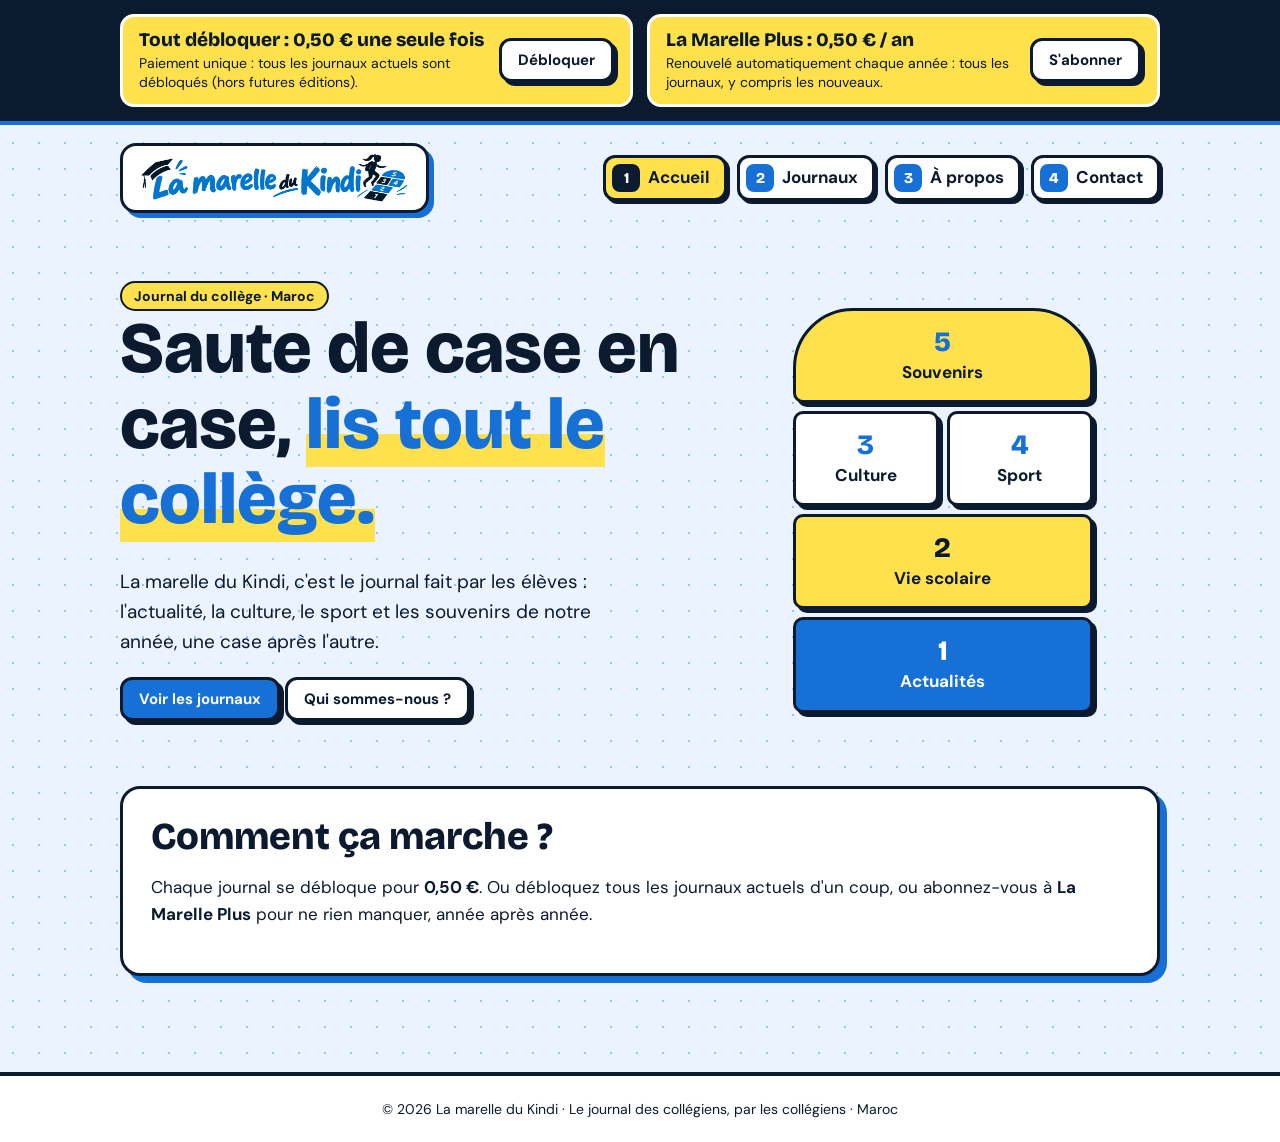
<file: index.html>
<!DOCTYPE html>
<html lang="fr">
<head>
<meta charset="utf-8">
<meta name="viewport" content="width=device-width, initial-scale=1">
<title>Accueil – La marelle du Kindi</title>
<link rel="icon" href="/assets/logo.png">
<link href="https://fonts.googleapis.com/css2?family=Bricolage+Grotesque:wght@700;800&family=DM+Sans:wght@400;500;700&display=swap" rel="stylesheet">
<link rel="stylesheet" href="/style.css">
</head>
<body>
<div class="ads"><div class="wrap">
  <div class="ticket"><div><b>Tout débloquer : 0,50 € une seule fois</b><small>Paiement unique : tous les journaux actuels sont débloqués (hors futures éditions).</small></div>
    <button class="btn alt" onclick="acheterTout()">Débloquer</button></div>
  <div class="ticket"><div><b>La Marelle Plus : 0,50 € / an</b><small>Renouvelé automatiquement chaque année : tous les journaux, y compris les nouveaux.</small></div>
    <button class="btn alt" onclick="abonnementPlus()">S'abonner</button></div>
</div></div>
<header><div class="wrap">
  <a class="logo" href="/"><img src="/assets/logo.png" alt="La marelle du Kindi"></a>
  <nav><a href="/" class=on><i>1</i>Accueil</a><a href="/journaux/"><i>2</i>Journaux</a><a href="/apropos/"><i>3</i>À propos</a><a href="/contact/"><i>4</i>Contact</a></nav>
</div></header>
<main><div class="wrap">
<section class="hero">
  <div>
    <span class="pill">Journal du collège · Maroc</span>
    <h1>Saute de case en case, <em>lis tout le collège.</em></h1>
    <p>La marelle du Kindi, c'est le journal fait par les élèves : l'actualité, la culture, le sport et les souvenirs de notre année, une case après l'autre.</p>
    <p><a class="btn" href="/journaux/">Voir les journaux</a> <a class="btn alt" href="/apropos/">Qui sommes-nous ?</a></p>
  </div>
  <div class="marelle" aria-hidden="true">
    <div class="cinq"><b>5</b>Souvenirs</div>
    <div><b>3</b>Culture</div><div><b>4</b>Sport</div>
    <div class="un" style="background:var(--sun);color:#0b1a2e"><b style="color:#0b1a2e">2</b>Vie scolaire</div>
    <div class="un"><b>1</b>Actualités</div>
  </div>
</section>
<div class="panel">
  <h2>Comment ça marche ?</h2>
  <p>Chaque journal se débloque pour <b>0,50 €</b>. Ou débloquez tous les journaux actuels d'un coup, ou abonnez-vous à <b>La Marelle Plus</b> pour ne rien manquer, année après année.</p>
</div>
</div></main>
<footer>© 2026 La marelle du Kindi · Le journal des collégiens, par les collégiens · Maroc</footer>
<script src="/script.js"></script>
</body>
</html>
</file>
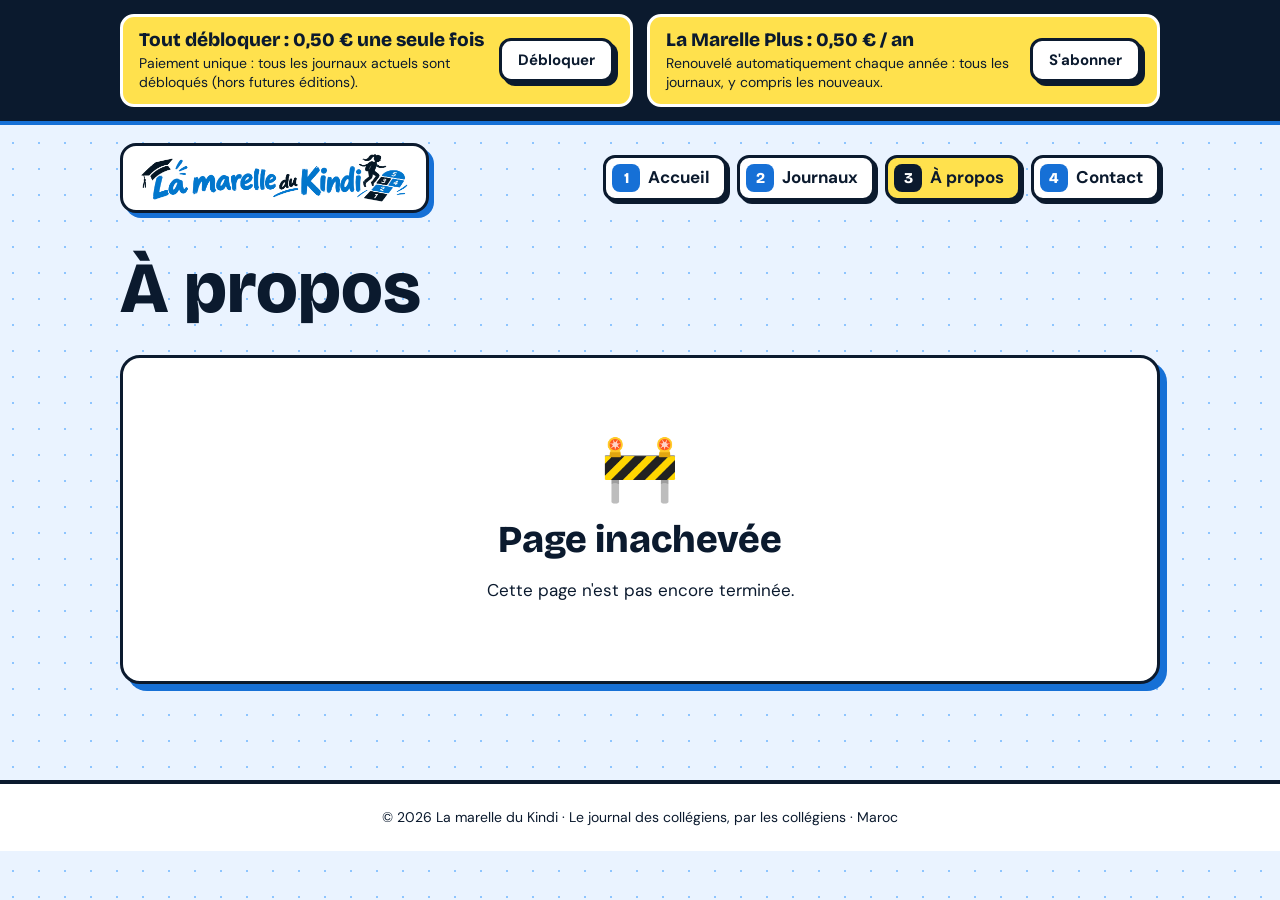
<file: apropos/index.html>
<!DOCTYPE html>
<html lang="fr">
<head>
<meta charset="utf-8">
<meta name="viewport" content="width=device-width, initial-scale=1">
<title>À propos – La marelle du Kindi</title>
<link rel="icon" href="/assets/logo.png">
<link href="https://fonts.googleapis.com/css2?family=Bricolage+Grotesque:wght@700;800&family=DM+Sans:wght@400;500;700&display=swap" rel="stylesheet">
<link rel="stylesheet" href="/style.css">
</head>
<body>
<div class="ads"><div class="wrap">
  <div class="ticket"><div><b>Tout débloquer : 0,50 € une seule fois</b><small>Paiement unique : tous les journaux actuels sont débloqués (hors futures éditions).</small></div>
    <button class="btn alt" onclick="acheterTout()">Débloquer</button></div>
  <div class="ticket"><div><b>La Marelle Plus : 0,50 € / an</b><small>Renouvelé automatiquement chaque année : tous les journaux, y compris les nouveaux.</small></div>
    <button class="btn alt" onclick="abonnementPlus()">S'abonner</button></div>
</div></div>
<header><div class="wrap">
  <a class="logo" href="/"><img src="/assets/logo.png" alt="La marelle du Kindi"></a>
  <nav><a href="/"><i>1</i>Accueil</a><a href="/journaux/"><i>2</i>Journaux</a><a href="/apropos/" class=on><i>3</i>À propos</a><a href="/contact/"><i>4</i>Contact</a></nav>
</div></header>
<main><div class="wrap">
<h1>À propos</h1>
<div class="panel empty">
  <div class="big">🚧</div>
  <h2>Page inachevée</h2>
  <p>Cette page n'est pas encore terminée.</p>
</div>
</div></main>
<footer>© 2026 La marelle du Kindi · Le journal des collégiens, par les collégiens · Maroc</footer>
<script src="/script.js"></script>
</body>
</html>
</file>
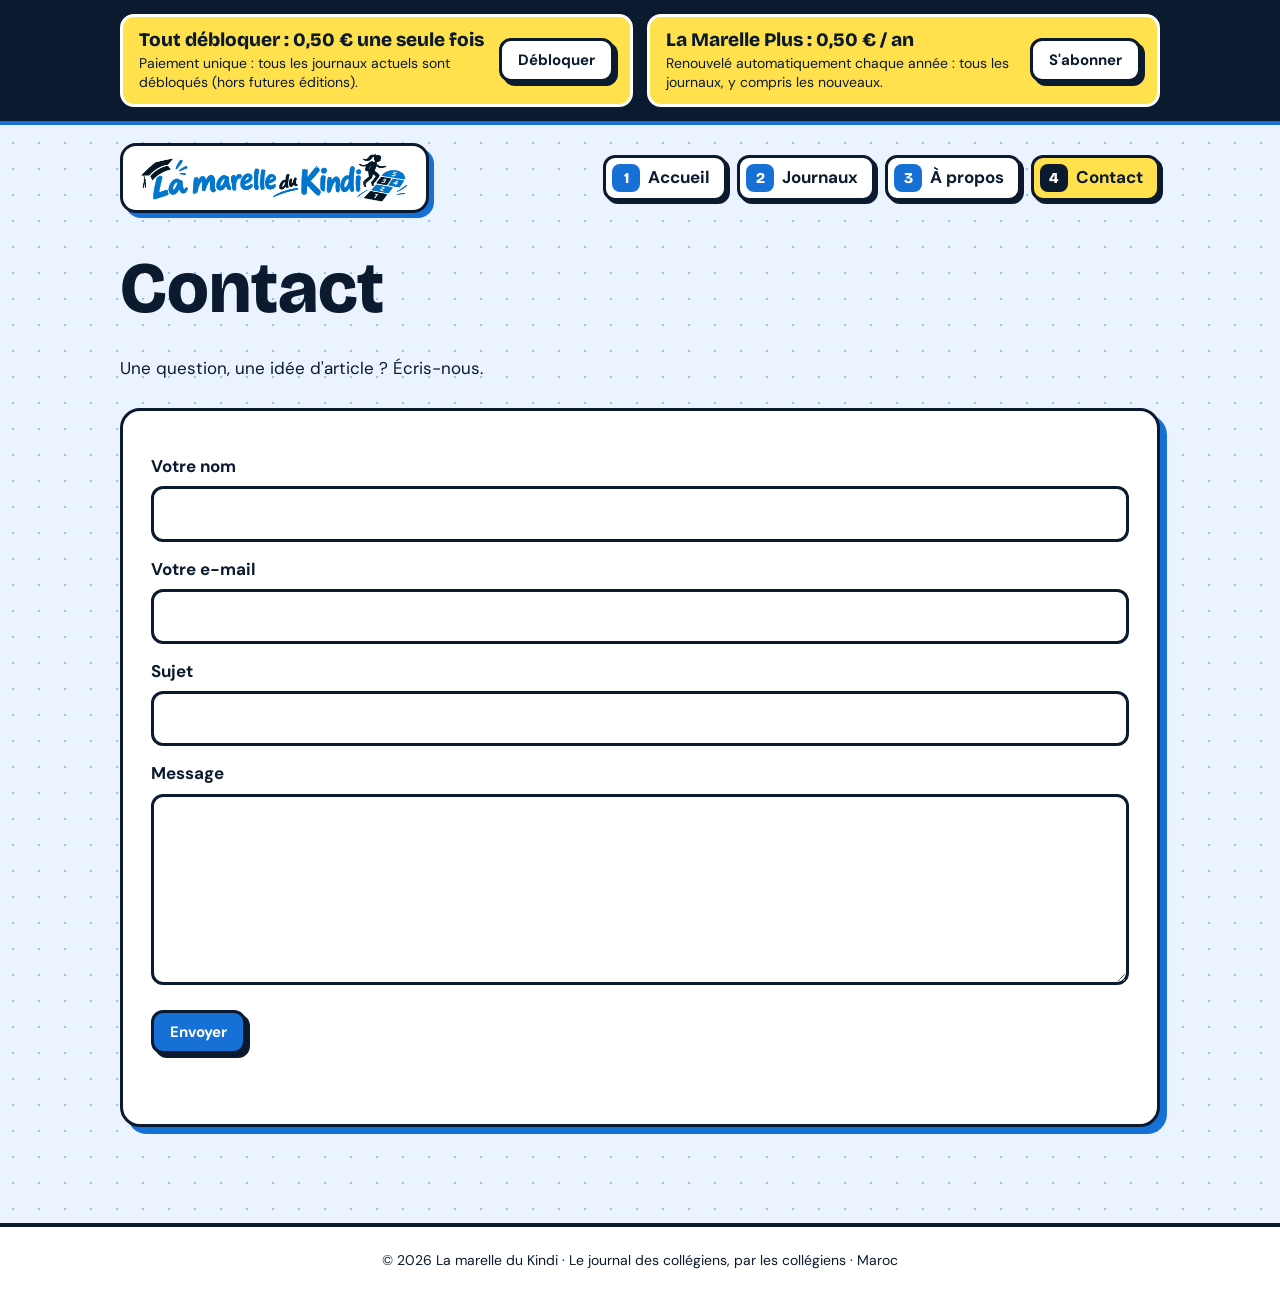
<file: contact/index.html>
<!DOCTYPE html>
<html lang="fr">
<head>
<meta charset="utf-8">
<meta name="viewport" content="width=device-width, initial-scale=1">
<title>Contact – La marelle du Kindi</title>
<link rel="icon" href="/assets/logo.png">
<link href="https://fonts.googleapis.com/css2?family=Bricolage+Grotesque:wght@700;800&family=DM+Sans:wght@400;500;700&display=swap" rel="stylesheet">
<link rel="stylesheet" href="/style.css">
</head>
<body>
<div class="ads"><div class="wrap">
  <div class="ticket"><div><b>Tout débloquer : 0,50 € une seule fois</b><small>Paiement unique : tous les journaux actuels sont débloqués (hors futures éditions).</small></div>
    <button class="btn alt" onclick="acheterTout()">Débloquer</button></div>
  <div class="ticket"><div><b>La Marelle Plus : 0,50 € / an</b><small>Renouvelé automatiquement chaque année : tous les journaux, y compris les nouveaux.</small></div>
    <button class="btn alt" onclick="abonnementPlus()">S'abonner</button></div>
</div></div>
<header><div class="wrap">
  <a class="logo" href="/"><img src="/assets/logo.png" alt="La marelle du Kindi"></a>
  <nav><a href="/"><i>1</i>Accueil</a><a href="/journaux/"><i>2</i>Journaux</a><a href="/apropos/"><i>3</i>À propos</a><a href="/contact/" class=on><i>4</i>Contact</a></nav>
</div></header>
<main><div class="wrap">
<h1>Contact</h1>
<p>Une question, une idée d'article ? Écris-nous.</p>
<div class="panel">
<form id="contact-form" novalidate>
  <label>Votre nom<input name="nom" type="text" autocomplete="name" required></label>
  <label>Votre e-mail<input name="email" type="email" autocomplete="email" required></label>
  <label>Sujet<input name="sujet" type="text"></label>
  <label>Message<textarea name="message" rows="6" required></textarea></label>
  <p><button class="btn" type="submit">Envoyer</button></p>
  <div id="statut" role="status" aria-live="polite"></div>
</form>
</div>
</div></main>
<footer>© 2026 La marelle du Kindi · Le journal des collégiens, par les collégiens · Maroc</footer>
<script src="/script.js"></script>
</body>
</html>
</file>
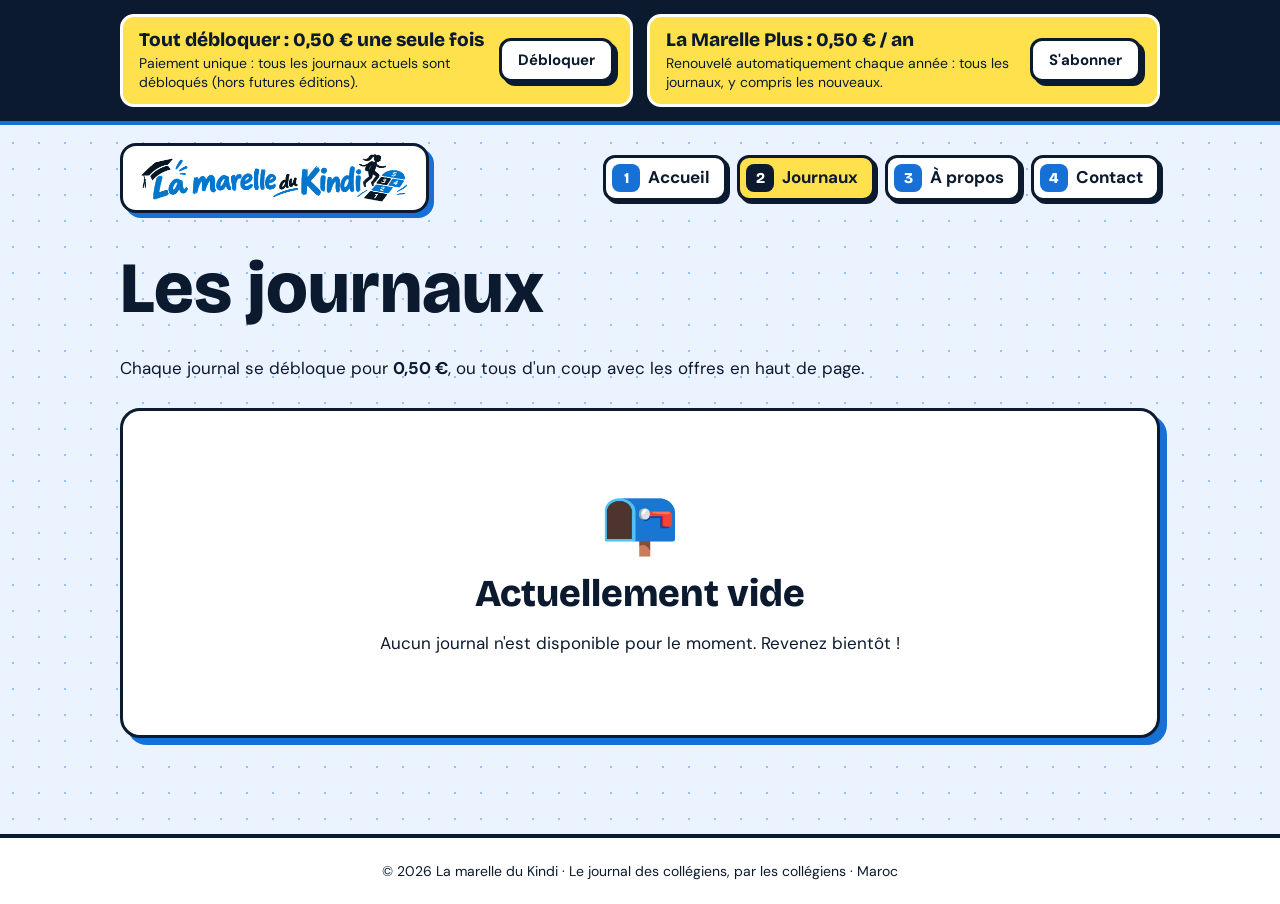
<file: journaux/index.html>
<!DOCTYPE html>
<html lang="fr">
<head>
<meta charset="utf-8">
<meta name="viewport" content="width=device-width, initial-scale=1">
<title>Journaux – La marelle du Kindi</title>
<link rel="icon" href="/assets/logo.png">
<link href="https://fonts.googleapis.com/css2?family=Bricolage+Grotesque:wght@700;800&family=DM+Sans:wght@400;500;700&display=swap" rel="stylesheet">
<link rel="stylesheet" href="/style.css">
</head>
<body>
<div class="ads"><div class="wrap">
  <div class="ticket"><div><b>Tout débloquer : 0,50 € une seule fois</b><small>Paiement unique : tous les journaux actuels sont débloqués (hors futures éditions).</small></div>
    <button class="btn alt" onclick="acheterTout()">Débloquer</button></div>
  <div class="ticket"><div><b>La Marelle Plus : 0,50 € / an</b><small>Renouvelé automatiquement chaque année : tous les journaux, y compris les nouveaux.</small></div>
    <button class="btn alt" onclick="abonnementPlus()">S'abonner</button></div>
</div></div>
<header><div class="wrap">
  <a class="logo" href="/"><img src="/assets/logo.png" alt="La marelle du Kindi"></a>
  <nav><a href="/"><i>1</i>Accueil</a><a href="/journaux/" class=on><i>2</i>Journaux</a><a href="/apropos/"><i>3</i>À propos</a><a href="/contact/"><i>4</i>Contact</a></nav>
</div></header>
<main><div class="wrap">
<h1>Les journaux</h1>
<p>Chaque journal se débloque pour <b>0,50 €</b>, ou tous d'un coup avec les offres en haut de page.</p>
<div id="liste">
  <!-- Les journaux seront ajoutés ici. Exemple de carte :
  <div class="panel"><h3>Titre</h3><button class="btn" onclick="acheterJournal('id')">Débloquer pour 0,50 €</button></div> -->
  <div class="panel empty">
    <div class="big">📭</div>
    <h2>Actuellement vide</h2>
    <p>Aucun journal n'est disponible pour le moment. Revenez bientôt !</p>
  </div>
</div>
</div></main>
<footer>© 2026 La marelle du Kindi · Le journal des collégiens, par les collégiens · Maroc</footer>
<script src="/script.js"></script>
</body>
</html>
</file>
<file: style.css>
:root{--bg:#eaf3ff;--ink:#0b1a2e;--blue:#1670d6;--sky:#8ec5ff;--sun:#ffe14d;--card:#fff;box-sizing:border-box}
@media (prefers-color-scheme:dark){:root:not([data-theme="light"]){--bg:#0b1a2e;--ink:#eaf3ff;--card:#12294a;--blue:#3d95ff}}
:root[data-theme="dark"]{--bg:#0b1a2e;--ink:#eaf3ff;--card:#12294a;--blue:#3d95ff}
*,*:before,*:after{box-sizing:inherit}
body{margin:0;background:var(--bg);color:var(--ink);font:400 17px/1.6 'DM Sans',system-ui,Arial,sans-serif;
background-image:radial-gradient(var(--sky) 1.2px,transparent 1.2px);background-size:26px 26px}
h1,h2,h3{font-family:'Bricolage Grotesque','DM Sans',Arial,sans-serif;font-weight:800;line-height:1.05;margin:0 0 .4em}
h1{font-size:clamp(36px,7vw,72px)}h2{font-size:clamp(26px,4vw,38px)}
a{color:inherit}
.wrap{max-width:1080px;margin:auto;padding:0 20px}
/* annonces */
.ads{background:var(--ink);color:#fff;border-bottom:4px solid var(--blue);padding:14px 0}
.ads .wrap{display:grid;grid-template-columns:1fr 1fr;gap:14px}
.ticket{background:var(--sun);color:#0b1a2e;border:3px solid #fff;border-radius:14px;padding:12px 16px;display:flex;justify-content:space-between;gap:14px;align-items:center}
.ticket b{font:800 19px/1.15 'Bricolage Grotesque',Arial,sans-serif;display:block}
.ticket small{display:block;font-size:14px;line-height:1.35;margin-top:3px}
.ticket .btn{flex:none}
/* boutons */
.btn{font:700 15px 'DM Sans',Arial,sans-serif;background:var(--blue);color:#fff;border:3px solid #0b1a2e;border-radius:12px;padding:9px 16px;cursor:pointer;text-decoration:none;display:inline-block;box-shadow:4px 4px 0 #0b1a2e;transition:transform .1s,box-shadow .1s}
.btn:hover{transform:translate(2px,2px);box-shadow:2px 2px 0 #0b1a2e}
.btn.alt{background:#fff;color:#0b1a2e}
/* entête */
header{padding:18px 0}
header .wrap{display:flex;flex-wrap:wrap;gap:16px;align-items:center;justify-content:space-between}
.logo{background:#fff;border:3px solid #0b1a2e;border-radius:16px;padding:6px 14px;box-shadow:5px 5px 0 var(--blue);display:block}
.logo img{height:52px;display:block}
nav{display:flex;gap:10px;flex-wrap:wrap}
nav a{display:flex;align-items:center;gap:8px;text-decoration:none;font-weight:700;background:var(--card);border:3px solid #0b1a2e;border-radius:12px;padding:6px 14px 6px 6px;box-shadow:3px 3px 0 #0b1a2e}
nav a i{font:800 15px 'Bricolage Grotesque',Arial,sans-serif;font-style:normal;background:var(--blue);color:#fff;width:28px;height:28px;border-radius:8px;display:grid;place-items:center}
nav a.on{background:var(--sun);color:#0b1a2e}
nav a.on i{background:#0b1a2e}
/* contenu */
main{padding:20px 0 70px}
.hero{display:grid;grid-template-columns:1.3fr 1fr;gap:40px;align-items:center;padding:30px 0 20px}
.hero h1 em{font-style:normal;color:var(--blue);background:linear-gradient(transparent 62%,var(--sun) 62%)}
.hero p{font-size:19px;max-width:520px}
.marelle{display:grid;grid-template-columns:repeat(2,1fr);gap:8px;max-width:300px;justify-self:center;width:100%}
.marelle div{border:3px solid #0b1a2e;border-radius:10px;background:var(--card);padding:14px 10px;font-weight:700;text-align:center;box-shadow:4px 4px 0 #0b1a2e}
.marelle div b{display:block;font:800 28px 'Bricolage Grotesque',Arial,sans-serif;color:var(--blue)}
.marelle .un{grid-column:1/3;background:var(--blue);color:#fff}.marelle .un b{color:#fff}
.marelle .cinq{grid-column:1/3;background:var(--sun);color:#0b1a2e;border-radius:60px 60px 10px 10px}
.panel{background:var(--card);border:3px solid #0b1a2e;border-radius:20px;padding:28px;box-shadow:7px 7px 0 var(--blue);margin:26px 0}
.empty{text-align:center;padding:60px 20px}
.empty .big{font-size:64px}
.stamp{display:inline-block;border:3px dashed var(--blue);color:var(--blue);border-radius:12px;padding:4px 14px;font-weight:800;transform:rotate(-3deg)}
.pill{display:inline-block;background:var(--sun);color:#0b1a2e;border:2px solid #0b1a2e;border-radius:99px;padding:2px 12px;font-weight:700;font-size:14px}
form label{display:block;font-weight:700;margin-top:14px}
input,textarea{width:100%;font:inherit;margin-top:6px;padding:11px 12px;border:3px solid #0b1a2e;border-radius:12px;background:#fff;color:#0b1a2e}
input:focus,textarea:focus{outline:3px solid var(--sky)}
#statut{margin-top:16px;font-weight:700;min-height:1.5em}
#statut.ok{color:#12853b}#statut.err{color:#d0301f}
footer{border-top:4px solid var(--ink);background:var(--card);text-align:center;padding:22px 20px;font-size:14px}
@media(max-width:760px){.ads .wrap,.hero{grid-template-columns:1fr}.ticket{flex-direction:column;align-items:flex-start}}
</file>
